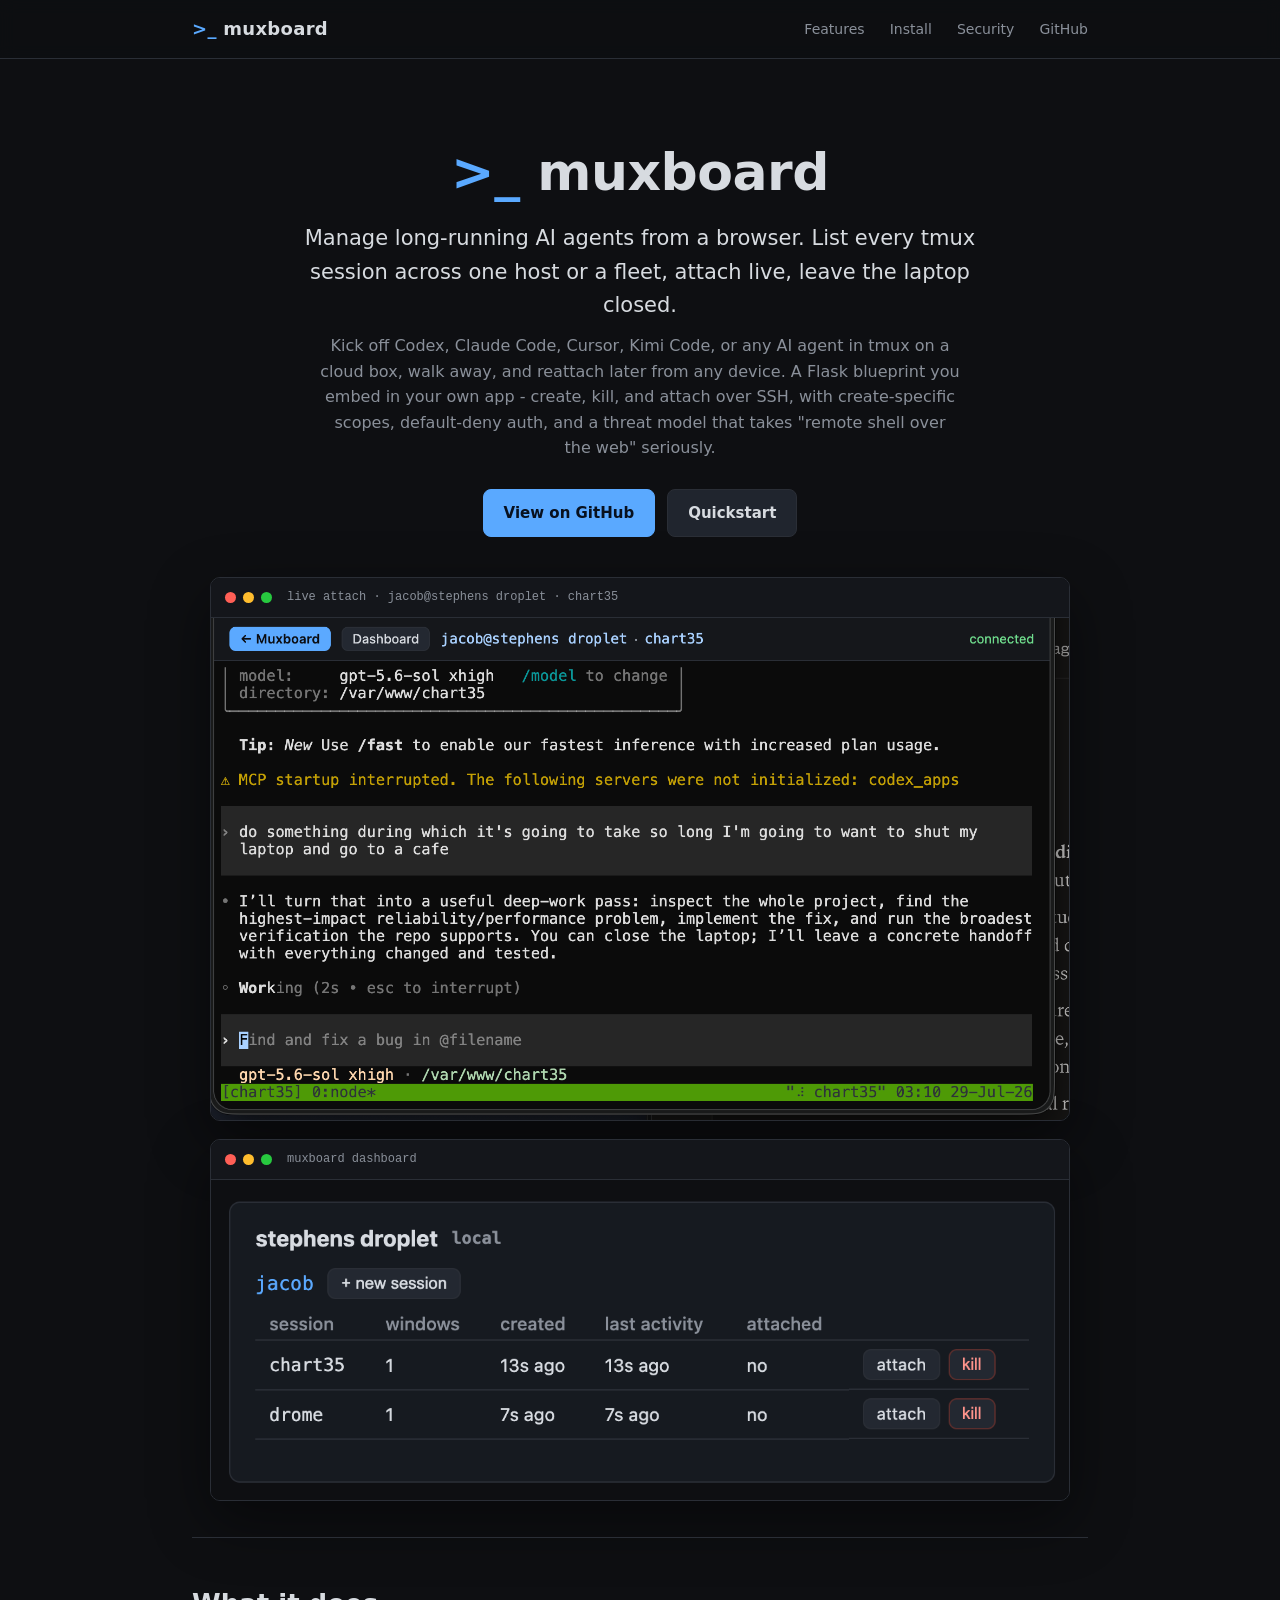
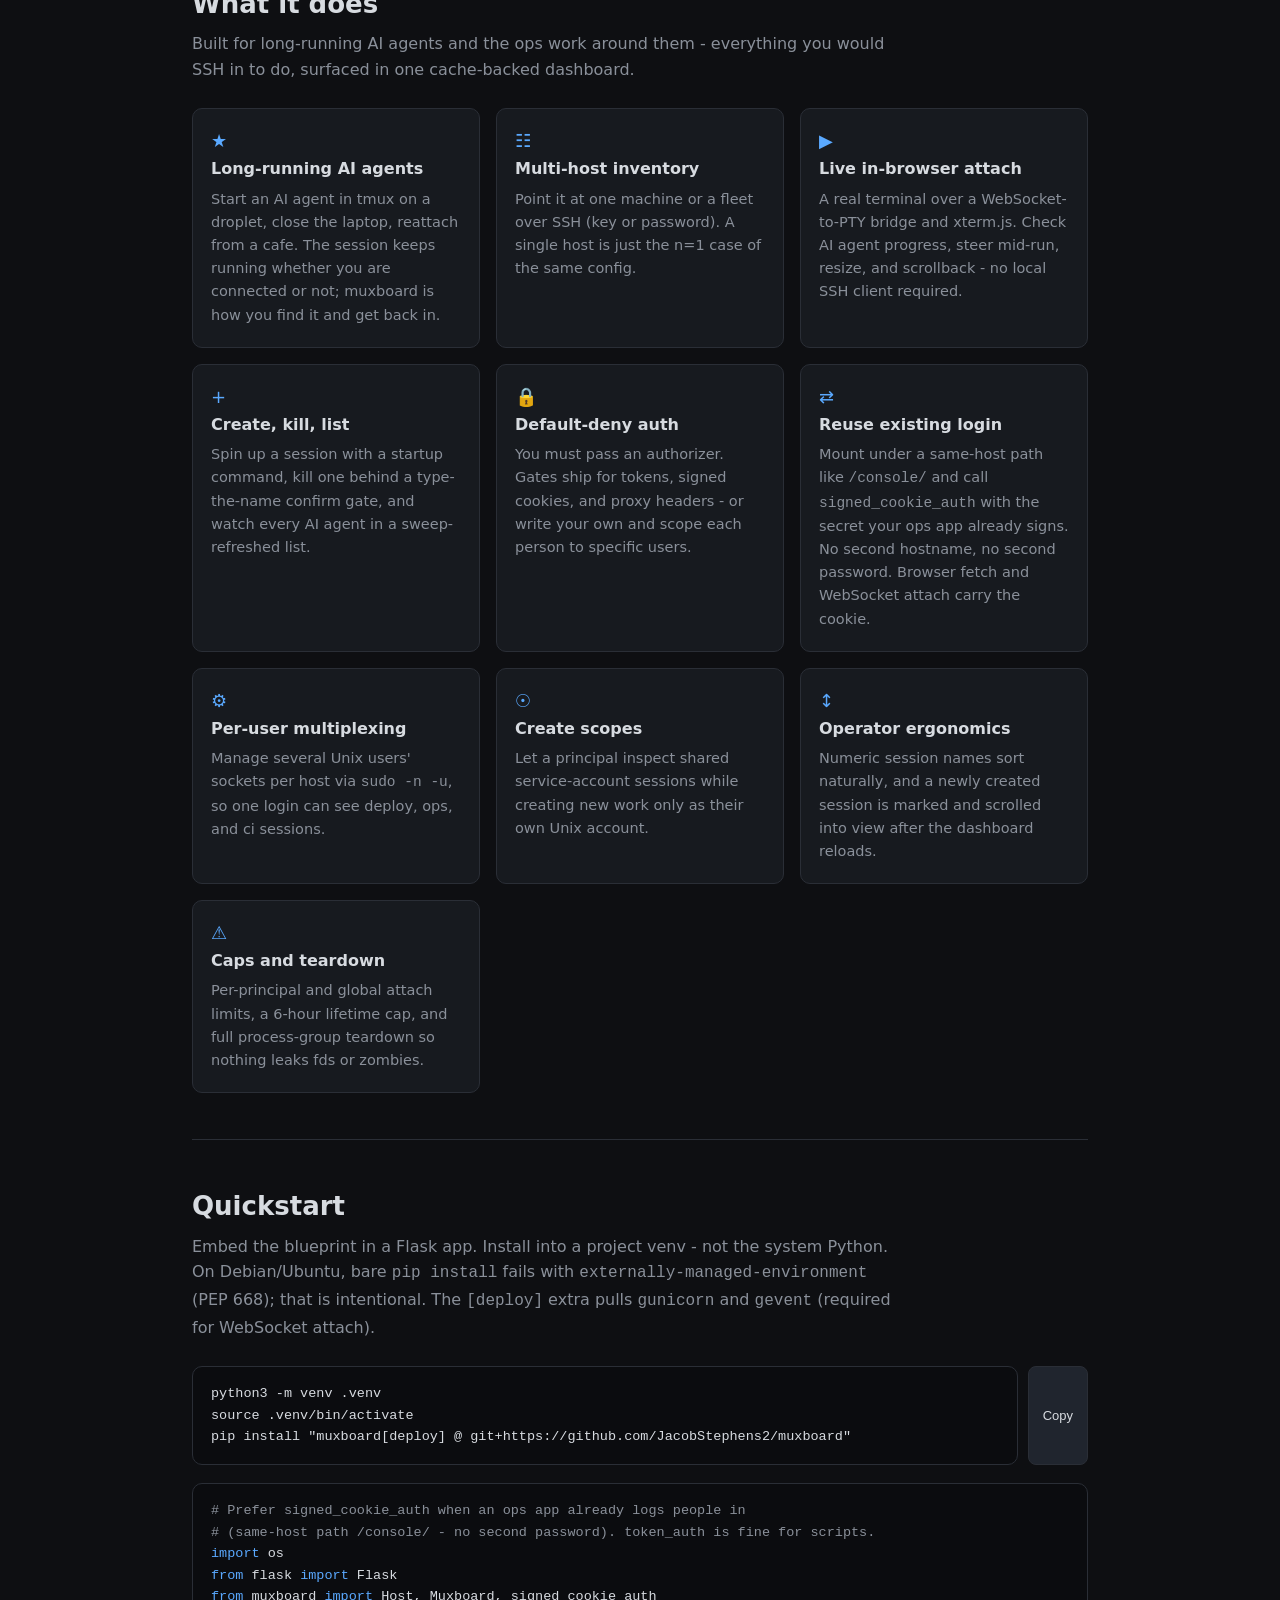
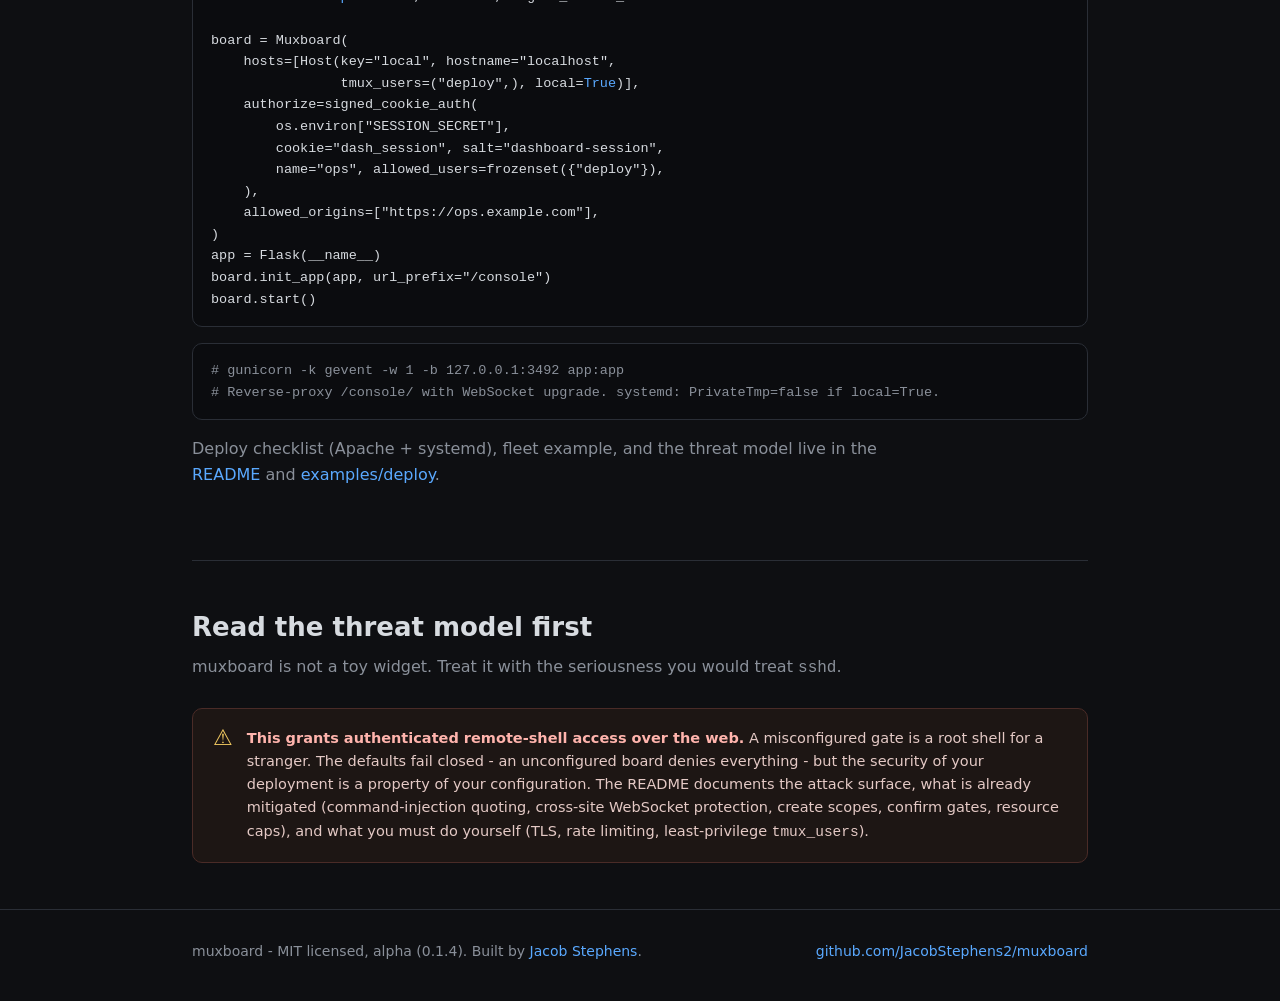
<file: site/index.html>
<!doctype html>
<html lang="en">
<head>
  <meta charset="utf-8">
  <meta name="viewport" content="width=device-width, initial-scale=1">
  <title>muxboard - manage long-running AI agents in the browser</title>
  <meta name="description" content="muxboard is a Flask-embeddable web dashboard for tmux: manage long-running AI agents across one host or a fleet, reattach from any browser, with create-specific scopes, default-deny auth, and a thorough threat model.">
  <link rel="canonical" href="https://muxboard.dev/">
  <meta property="og:title" content="muxboard - manage long-running AI agents in the browser">
  <meta property="og:description" content="List every tmux session across one host or a fleet, attach live, leave the laptop closed. Default-deny auth and a documented threat model.">
  <meta property="og:url" content="https://muxboard.dev/">
  <meta property="og:type" content="website">
  <meta property="og:image" content="https://muxboard.dev/attach.png">
  <meta name="twitter:card" content="summary_large_image">
  <meta name="twitter:title" content="muxboard">
  <meta name="twitter:description" content="Manage long-running AI agents from a browser - tmux dashboard + live attach.">
  <meta name="twitter:image" content="https://muxboard.dev/attach.png">
  <link rel="icon" href="data:image/svg+xml,<svg xmlns='http://www.w3.org/2000/svg' viewBox='0 0 100 100'><rect width='100' height='100' rx='18' fill='%230e0f12'/><text y='72' x='50' font-size='64' text-anchor='middle' fill='%235aa9ff' font-family='monospace'>&gt;_</text></svg>">
  <style>
    :root {
      --bg: #0e0f12;
      --panel: #171a1f;
      --border: #2a2e36;
      --fg: #d7dbe0;
      --muted: #8a909a;
      --accent: #5aa9ff;
      --green: #6fdc8c;
      --danger: #e5534b;
      --warn: #f0c860;
    }
    * { box-sizing: border-box; }
    html { scroll-behavior: smooth; }
    body {
      margin: 0;
      background: var(--bg);
      color: var(--fg);
      font-family: ui-sans-serif, system-ui, -apple-system, "Segoe UI", Roboto, sans-serif;
      line-height: 1.6;
      -webkit-font-smoothing: antialiased;
    }
    code, pre, .mono { font-family: ui-monospace, SFMono-Regular, Menlo, Consolas, monospace; }
    a { color: var(--accent); text-decoration: none; }
    a:hover { text-decoration: underline; }
    .wrap { max-width: 940px; margin: 0 auto; padding: 0 22px; }

    header.nav {
      border-bottom: 1px solid var(--border);
      position: sticky; top: 0; background: rgba(14,15,18,0.85);
      backdrop-filter: blur(8px); z-index: 10;
    }
    .nav-inner { display: flex; align-items: center; justify-content: space-between; height: 58px; }
    .brand { font-weight: 700; font-size: 18px; letter-spacing: 0.3px; }
    .brand .prompt { color: var(--accent); }
    .nav a { color: var(--muted); margin-left: 20px; font-size: 14px; }
    .nav a:hover { color: var(--fg); text-decoration: none; }

    .hero { padding: 72px 0 36px; text-align: center; }
    .hero h1 { font-size: 52px; margin: 0 0 8px; letter-spacing: -0.5px; }
    .hero h1 .prompt { color: var(--accent); }
    .tagline { font-size: 21px; color: var(--fg); margin: 0 auto 10px; max-width: 680px; }
    .subline { font-size: 16px; color: var(--muted); margin: 0 auto 28px; max-width: 640px; }
    .cta { display: flex; gap: 12px; justify-content: center; flex-wrap: wrap; }
    .btn {
      display: inline-block; padding: 11px 20px; border-radius: 8px;
      border: 1px solid var(--border); font-size: 15px; font-weight: 600;
    }
    .btn-primary { background: var(--accent); color: #08111f; border-color: var(--accent); }
    .btn-primary:hover { text-decoration: none; filter: brightness(1.08); }
    .btn-ghost { color: var(--fg); background: #20252e; }
    .btn-ghost:hover { text-decoration: none; border-color: var(--accent); }

    /* terminal mock */
    .term {
      margin: 40px auto 0; max-width: 760px; background: #0b0c0f;
      border: 1px solid var(--border); border-radius: 10px; overflow: hidden;
      text-align: left; box-shadow: 0 20px 60px rgba(0,0,0,0.45);
    }
    .term-bar { display: flex; align-items: center; gap: 7px; padding: 10px 14px; border-bottom: 1px solid var(--border); background: #14161b; }
    .dot { width: 11px; height: 11px; border-radius: 50%; }
    .dot.r { background: #ff5f56; } .dot.y { background: #ffbd2e; } .dot.g { background: #27c93f; }
    .term-title { margin-left: 8px; color: var(--muted); font-size: 12px; }
    .term pre { margin: 0; padding: 18px; font-size: 13.5px; line-height: 1.55; overflow-x: auto; color: var(--fg); }
    .term .c-accent { color: var(--accent); }
    .term .c-green { color: var(--green); }
    .term .c-muted { color: var(--muted); }
    .term .c-warn { color: var(--warn); }
    .term.shot { max-width: 860px; }
    .term.shot + .term.shot { margin-top: 18px; }
    .term.shot img {
      display: block;
      width: 100%;
      height: auto;
      vertical-align: middle;
      background: #0b0c0f;
    }

    section { padding: 46px 0; border-top: 1px solid var(--border); }
    section h2 { font-size: 26px; margin: 0 0 6px; }
    section .lead { color: var(--muted); margin: 0 0 26px; max-width: 700px; }

    .grid { display: grid; grid-template-columns: repeat(auto-fit, minmax(250px, 1fr)); gap: 16px; }
    .card { background: var(--panel); border: 1px solid var(--border); border-radius: 10px; padding: 18px 18px 20px; }
    .card h3 { margin: 0 0 6px; font-size: 16px; }
    .card p { margin: 0; color: var(--muted); font-size: 14.5px; }
    .card .icon { color: var(--accent); font-size: 18px; }

    .security {
      background: #1d1614; border: 1px solid #4a2b27; border-radius: 10px;
      padding: 18px 20px; display: flex; gap: 14px; align-items: flex-start;
    }
    .security .badge { color: var(--warn); font-size: 22px; line-height: 1; }
    .security strong { color: #ffb4ad; }
    .security p { margin: 0; color: #e4c9c5; font-size: 14.5px; }

    pre.block {
      background: #0b0c0f; border: 1px solid var(--border); border-radius: 10px;
      padding: 16px 18px; overflow-x: auto; font-size: 13.5px; color: var(--fg); margin: 0 0 16px;
    }
    pre.block .cmt { color: var(--muted); }
    pre.block .kw { color: var(--accent); }
    .copy-row { display: flex; gap: 10px; align-items: stretch; margin-bottom: 18px; }
    .copy-row pre.block { flex: 1; margin: 0; }
    .copy-btn { border: 1px solid var(--border); background: #20252e; color: var(--fg); border-radius: 8px; padding: 0 14px; cursor: pointer; font-size: 13px; }
    .copy-btn:hover { border-color: var(--accent); }

    footer { border-top: 1px solid var(--border); padding: 30px 0 48px; color: var(--muted); font-size: 14px; }
    footer .row { display: flex; justify-content: space-between; flex-wrap: wrap; gap: 10px; }

    @media (max-width: 560px) {
      .hero h1 { font-size: 40px; }
      .tagline { font-size: 18px; }
    }
  </style>
</head>
<body>
  <header class="nav">
    <div class="wrap nav-inner">
      <span class="brand"><span class="prompt">&gt;_</span> muxboard</span>
      <nav>
        <a href="#features">Features</a>
        <a href="#install">Install</a>
        <a href="#security">Security</a>
        <a href="https://github.com/JacobStephens2/muxboard">GitHub</a>
      </nav>
    </div>
  </header>

  <main class="wrap">
    <section class="hero" style="border-top:none">
      <h1><span class="prompt">&gt;_</span> muxboard</h1>
      <p class="tagline">Manage long-running AI agents from a browser. List every tmux session across one host or a fleet, attach live, leave the laptop closed.</p>
      <p class="subline">Kick off Codex, Claude Code, Cursor, Kimi Code, or any AI agent in tmux on a cloud box, walk away, and reattach later from any device. A Flask blueprint you embed in your own app - create, kill, and attach over SSH, with create-specific scopes, default-deny auth, and a threat model that takes "remote shell over the web" seriously.</p>
      <div class="cta">
        <a class="btn btn-primary" href="https://github.com/JacobStephens2/muxboard">View on GitHub</a>
        <a class="btn btn-ghost" href="#install">Quickstart</a>
      </div>

      <div class="term shot">
        <div class="term-bar">
          <span class="dot r"></span><span class="dot y"></span><span class="dot g"></span>
          <span class="term-title mono">live attach · jacob@stephens droplet · chart35</span>
        </div>
        <img src="attach.png" width="1584" height="926" alt="muxboard live attach: browser terminal connected to jacob chart35 session mid-AI-agent work with connected status and tmux status bar">
      </div>

      <div class="term shot">
        <div class="term-bar">
          <span class="dot r"></span><span class="dot y"></span><span class="dot g"></span>
          <span class="term-title mono">muxboard dashboard</span>
        </div>
        <img src="dashboard.png" width="1240" height="462" alt="muxboard dashboard: stephens droplet host with jacob sessions chart35 and drome, attach and kill actions">
      </div>
    </section>

    <section id="features">
      <h2>What it does</h2>
      <p class="lead">Built for long-running AI agents and the ops work around them - everything you would SSH in to do, surfaced in one cache-backed dashboard.</p>
      <div class="grid">
        <div class="card">
          <div class="icon">&#9733;</div>
          <h3>Long-running AI agents</h3>
          <p>Start an AI agent in tmux on a droplet, close the laptop, reattach from a cafe. The session keeps running whether you are connected or not; muxboard is how you find it and get back in.</p>
        </div>
        <div class="card">
          <div class="icon">&#9783;</div>
          <h3>Multi-host inventory</h3>
          <p>Point it at one machine or a fleet over SSH (key or password). A single host is just the n=1 case of the same config.</p>
        </div>
        <div class="card">
          <div class="icon">&#9654;</div>
          <h3>Live in-browser attach</h3>
          <p>A real terminal over a WebSocket-to-PTY bridge and xterm.js. Check AI agent progress, steer mid-run, resize, and scrollback - no local SSH client required.</p>
        </div>
        <div class="card">
          <div class="icon">&#43;</div>
          <h3>Create, kill, list</h3>
          <p>Spin up a session with a startup command, kill one behind a type-the-name confirm gate, and watch every AI agent in a sweep-refreshed list.</p>
        </div>
        <div class="card">
          <div class="icon">&#128274;</div>
          <h3>Default-deny auth</h3>
          <p>You must pass an authorizer. Gates ship for tokens, signed cookies, and proxy headers - or write your own and scope each person to specific users.</p>
        </div>
        <div class="card">
          <div class="icon">&#8644;</div>
          <h3>Reuse existing login</h3>
          <p>Mount under a same-host path like <span class="mono">/console/</span> and call <span class="mono">signed_cookie_auth</span> with the secret your ops app already signs. No second hostname, no second password. Browser fetch and WebSocket attach carry the cookie.</p>
        </div>
        <div class="card">
          <div class="icon">&#9881;</div>
          <h3>Per-user multiplexing</h3>
          <p>Manage several Unix users' sockets per host via <span class="mono">sudo -n -u</span>, so one login can see deploy, ops, and ci sessions.</p>
        </div>
        <div class="card">
          <div class="icon">&#9737;</div>
          <h3>Create scopes</h3>
          <p>Let a principal inspect shared service-account sessions while creating new work only as their own Unix account.</p>
        </div>
        <div class="card">
          <div class="icon">&#8597;</div>
          <h3>Operator ergonomics</h3>
          <p>Numeric session names sort naturally, and a newly created session is marked and scrolled into view after the dashboard reloads.</p>
        </div>
        <div class="card">
          <div class="icon">&#9888;</div>
          <h3>Caps and teardown</h3>
          <p>Per-principal and global attach limits, a 6-hour lifetime cap, and full process-group teardown so nothing leaks fds or zombies.</p>
        </div>
      </div>
    </section>

    <section id="install">
      <h2>Quickstart</h2>
      <p class="lead">Embed the blueprint in a Flask app. Install into a project venv - not the system Python. On Debian/Ubuntu, bare <span class="mono">pip install</span> fails with <span class="mono">externally-managed-environment</span> (PEP 668); that is intentional. The <span class="mono">[deploy]</span> extra pulls <span class="mono">gunicorn</span> and <span class="mono">gevent</span> (required for WebSocket attach).</p>
      <div class="copy-row">
        <pre class="block" id="install-cmd">python3 -m venv .venv
source .venv/bin/activate
pip install "muxboard[deploy] @ git+https://github.com/JacobStephens2/muxboard"</pre>
        <button class="copy-btn" data-copy="install-cmd">Copy</button>
      </div>
<pre class="block"><span class="cmt"># Prefer signed_cookie_auth when an ops app already logs people in
# (same-host path /console/ - no second password). token_auth is fine for scripts.</span>
<span class="kw">import</span> os
<span class="kw">from</span> flask <span class="kw">import</span> Flask
<span class="kw">from</span> muxboard <span class="kw">import</span> Host, Muxboard, signed_cookie_auth

board = Muxboard(
    hosts=[Host(key=<span class="c-green">"local"</span>, hostname=<span class="c-green">"localhost"</span>,
                tmux_users=(<span class="c-green">"deploy"</span>,), local=<span class="kw">True</span>)],
    authorize=signed_cookie_auth(
        os.environ[<span class="c-green">"SESSION_SECRET"</span>],
        cookie=<span class="c-green">"dash_session"</span>, salt=<span class="c-green">"dashboard-session"</span>,
        name=<span class="c-green">"ops"</span>, allowed_users=frozenset({<span class="c-green">"deploy"</span>}),
    ),
    allowed_origins=[<span class="c-green">"https://ops.example.com"</span>],
)
app = Flask(__name__)
board.init_app(app, url_prefix=<span class="c-green">"/console"</span>)
board.start()</pre>
<pre class="block"><span class="cmt"># gunicorn -k gevent -w 1 -b 127.0.0.1:3492 app:app
# Reverse-proxy /console/ with WebSocket upgrade. systemd: PrivateTmp=false if local=True.</span></pre>
      <p class="lead" style="margin-top:6px">Deploy checklist (Apache + systemd), fleet example, and the threat model live in the <a href="https://github.com/JacobStephens2/muxboard#readme">README</a> and <a href="https://github.com/JacobStephens2/muxboard/tree/main/examples/deploy">examples/deploy</a>.</p>
    </section>

    <section id="security">
      <h2>Read the threat model first</h2>
      <p class="lead">muxboard is not a toy widget. Treat it with the seriousness you would treat <span class="mono">sshd</span>.</p>
      <div class="security">
        <span class="badge">&#9888;</span>
        <p><strong>This grants authenticated remote-shell access over the web.</strong> A misconfigured gate is a root shell for a stranger. The defaults fail closed - an unconfigured board denies everything - but the security of your deployment is a property of your configuration. The README documents the attack surface, what is already mitigated (command-injection quoting, cross-site WebSocket protection, create scopes, confirm gates, resource caps), and what you must do yourself (TLS, rate limiting, least-privilege <span class="mono">tmux_users</span>).</p>
      </div>
    </section>
  </main>

  <footer>
    <div class="wrap row">
      <span>muxboard - MIT licensed, alpha (0.1.4). Built by <a href="https://stephens.page">Jacob Stephens</a>.</span>
      <span><a href="https://github.com/JacobStephens2/muxboard">github.com/JacobStephens2/muxboard</a></span>
    </div>
  </footer>

  <script>
    document.querySelectorAll('.copy-btn').forEach(function (b) {
      b.addEventListener('click', function () {
        var el = document.getElementById(b.getAttribute('data-copy'));
        if (!el) return;
        navigator.clipboard.writeText(el.textContent.trim()).then(function () {
          var t = b.textContent; b.textContent = 'Copied';
          setTimeout(function () { b.textContent = t; }, 1400);
        });
      });
    });
  </script>
</body>
</html>
</file>
